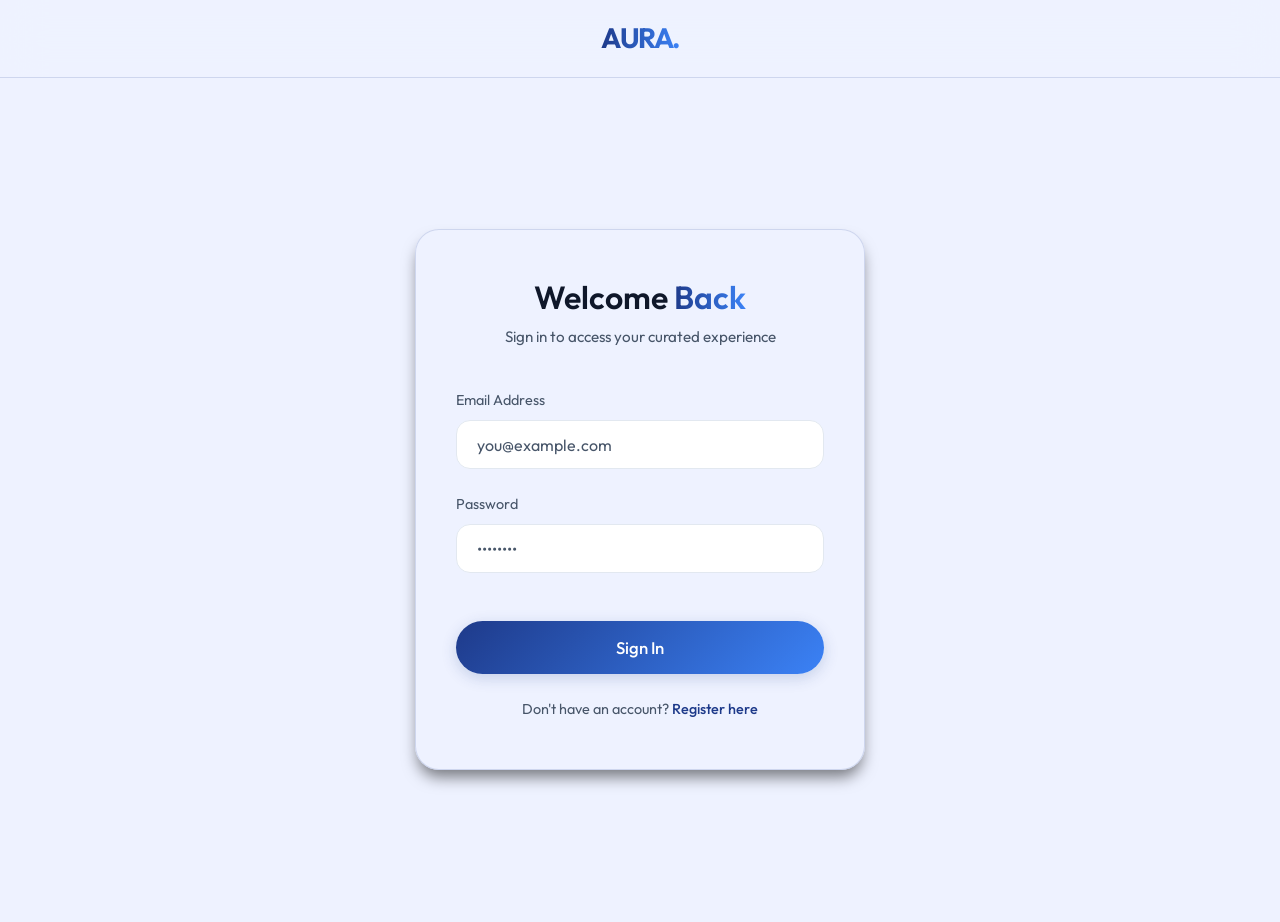
<file: auth.html>
<!DOCTYPE html>
<html lang="en">
<head>
    <meta charset="UTF-8">
    <meta name="viewport" content="width=device-width, initial-scale=1.0">
    <title>Sign In | Aura</title>
    <!-- Google Fonts -->
    <link rel="preconnect" href="https://fonts.googleapis.com">
    <link rel="preconnect" href="https://fonts.gstatic.com" crossorigin>
    <link href="https://fonts.googleapis.com/css2?family=Outfit:wght@300;400;500;600;700;800&display=swap" rel="stylesheet">
    <!-- Styles -->
    <link rel="stylesheet" href="css/globals.css">
    <link rel="stylesheet" href="css/auth.css">
</head>
<body>
    <nav class="navbar" id="main-nav">
        <div class="nav-container" style="justify-content: center;">
            <a href="index.html" class="logo">
                <span class="text-gradient">AURA.</span>
            </a>
        </div>
    </nav>

    <main class="main-content" id="app-root">
       <div class="auth-container animate-fade-in">
           <div class="glass-panel auth-card">
               
               <!-- Login Form -->
               <div id="login-view">
                   <div class="auth-header">
                       <h2>Welcome <span class="text-gradient">Back</span></h2>
                       <p>Sign in to access your curated experience</p>
                   </div>
                   <form id="login-form">
                       <div class="form-group">
                           <label class="form-label">Email Address</label>
                           <input type="email" class="form-input" id="login-email" required placeholder="you@example.com">
                       </div>
                       <div class="form-group">
                           <label class="form-label">Password</label>
                           <input type="password" class="form-input" id="login-password" required placeholder="••••••••">
                       </div>
                       <button type="submit" class="btn btn-primary auth-btn">Sign In</button>
                   </form>
                   <div class="auth-toggle">
                       Don't have an account? <a href="#" id="show-register">Register here</a>
                   </div>
               </div>

               <!-- Register Form -->
               <div id="register-view" style="display: none;">
                   <div class="auth-header">
                       <h2>Create an <span class="text-gradient">Account</span></h2>
                       <p>Join Aura for premium recommendations</p>
                   </div>
                   <form id="register-form">
                       <div class="form-group">
                           <label class="form-label">Full Name</label>
                           <input type="text" class="form-input" id="reg-name" required placeholder="John Doe">
                       </div>
                       <div class="form-group">
                           <label class="form-label">Email Address</label>
                           <input type="email" class="form-input" id="reg-email" required placeholder="you@example.com">
                       </div>
                       <div class="form-group">
                           <label class="form-label">Password</label>
                           <input type="password" class="form-input" id="reg-password" required placeholder="••••••••">
                       </div>
                       <button type="submit" class="btn btn-primary auth-btn">Create Account</button>
                   </form>
                   <div class="auth-toggle">
                       Already have an account? <a href="#" id="show-login">Sign in</a>
                   </div>
               </div>

           </div>
       </div>
    </main>

    <script src="js/app.js?v=3"></script>
    <script src="js/auth.js?v=3"></script>
</body>
</html>
</file>
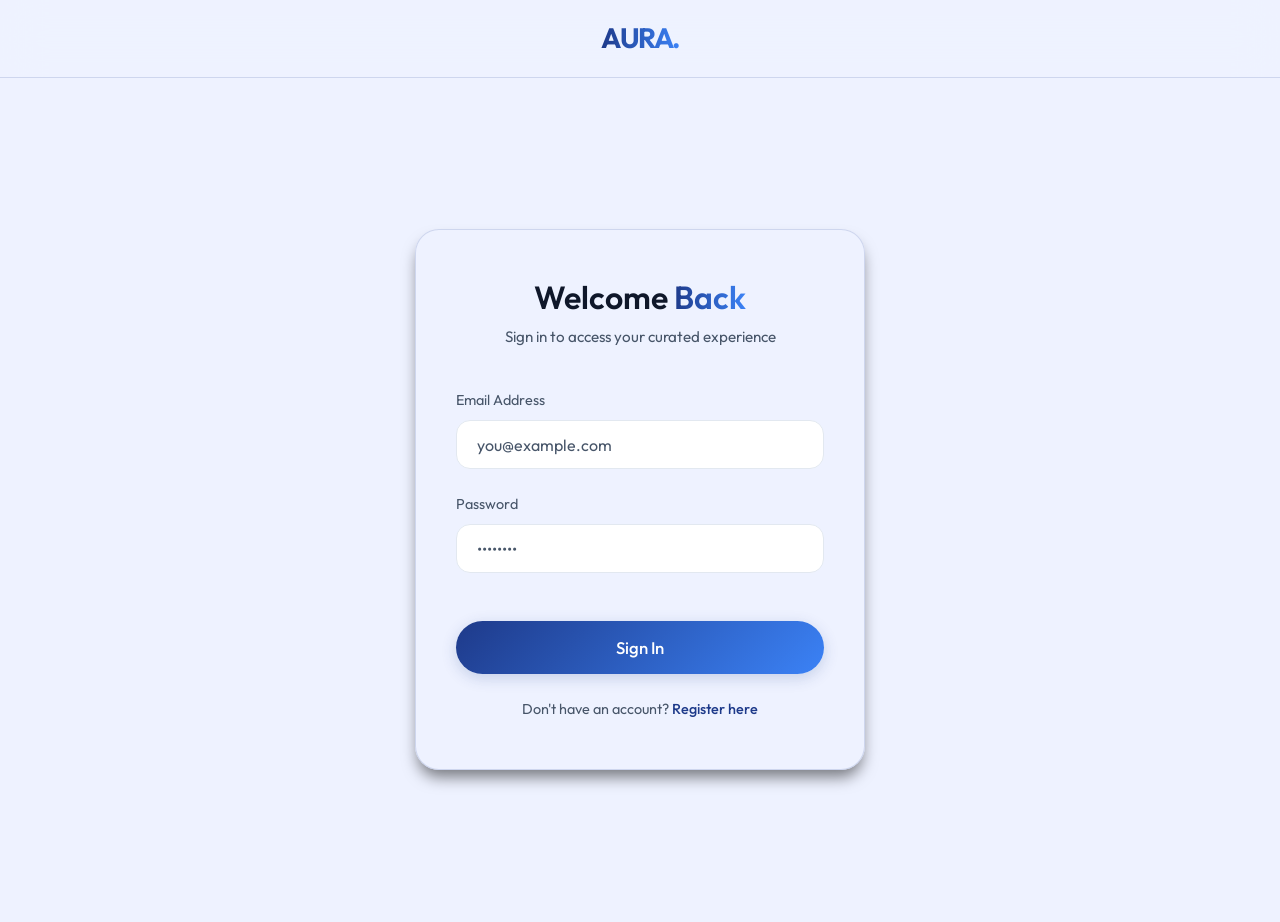
<file: cart.html>
<!DOCTYPE html>
<html lang="en">
<head>
    <meta charset="UTF-8">
    <meta name="viewport" content="width=device-width, initial-scale=1.0">
    <title>Shopping Cart | Aura</title>
    <!-- Google Fonts -->
    <link rel="preconnect" href="https://fonts.googleapis.com">
    <link rel="preconnect" href="https://fonts.gstatic.com" crossorigin>
    <link href="https://fonts.googleapis.com/css2?family=Outfit:wght@300;400;500;600;700;800&display=swap" rel="stylesheet">
    <!-- Styles -->
    <link rel="stylesheet" href="css/globals.css">
    <link rel="stylesheet" href="css/cart.css">
</head>
<body>
    <nav class="navbar" id="main-nav">
        <div class="nav-container">
            <a href="index.html" class="logo">
                <span class="text-gradient">AURA.</span>
            </a>
            
            <div class="nav-links">
                <a href="index.html" class="nav-link">Catalogue</a>
                <a href="tracking.html" class="nav-link">Track Order</a>
                <a href="admin.html" class="nav-link" id="admin-nav-link" style="display: none;">Admin</a>
            </div>
            
            <div class="nav-actions">
                <a href="auth.html" class="btn btn-outline" id="auth-btn">Sign In</a>
                
                <a href="cart.html" class="icon-btn active" aria-label="Shopping Cart">
                    <svg width="20" height="20" viewBox="0 0 24 24" fill="none" stroke="currentColor" stroke-width="2" stroke-linecap="round" stroke-linejoin="round">
                        <circle cx="9" cy="21" r="1"></circle>
                        <circle cx="20" cy="21" r="1"></circle>
                        <path d="M1 1h4l2.68 13.39a2 2 0 0 0 2 1.61h9.72a2 2 0 0 0 2-1.61L23 6H6"></path>
                    </svg>
                    <span class="cart-badge" id="cart-count">0</span>
                </a>
            </div>
        </div>
    </nav>

    <main class="main-content container animate-fade-in" id="app-root">
       <div class="section-header" style="margin-top: 2rem;">
           <h1>Your <span class="text-gradient">Cart</span></h1>
       </div>
       
       <div class="cart-container">
           <!-- Dynamic Iterated Items -->
           <div class="cart-items" id="cart-items-container">
               <!-- Rendered via cart.js -->
           </div>
           
           <!-- Fixed Summary Sidebar -->
           <div class="cart-summary glass-panel">
               <h3 style="margin-bottom: 2rem;">Order Summary</h3>
               <div class="summary-row">
                   <span>Subtotal</span>
                   <span id="summary-subtotal">₹0.00</span>
               </div>
               <div class="summary-row">
                   <span>Estimated Shipping</span>
                   <span id="summary-shipping">₹0.00</span>
               </div>
               <div class="summary-row">
                   <span>Estimated Tax</span>
                   <span id="summary-tax">₹0.00</span>
               </div>
               <div class="summary-row total">
                   <span>Total</span>
                   <span class="text-gradient" id="summary-total">₹0.00</span>
               </div>
               <button class="btn btn-primary checkout-btn" id="checkout-btn" onclick="window.location.href='checkout.html'">Proceed to Checkout</button>
           </div>
       </div>
    </main>

    <script src="js/app.js?v=2"></script>
    <script src="js/cart.js"></script>
</body>
</html>
</file>
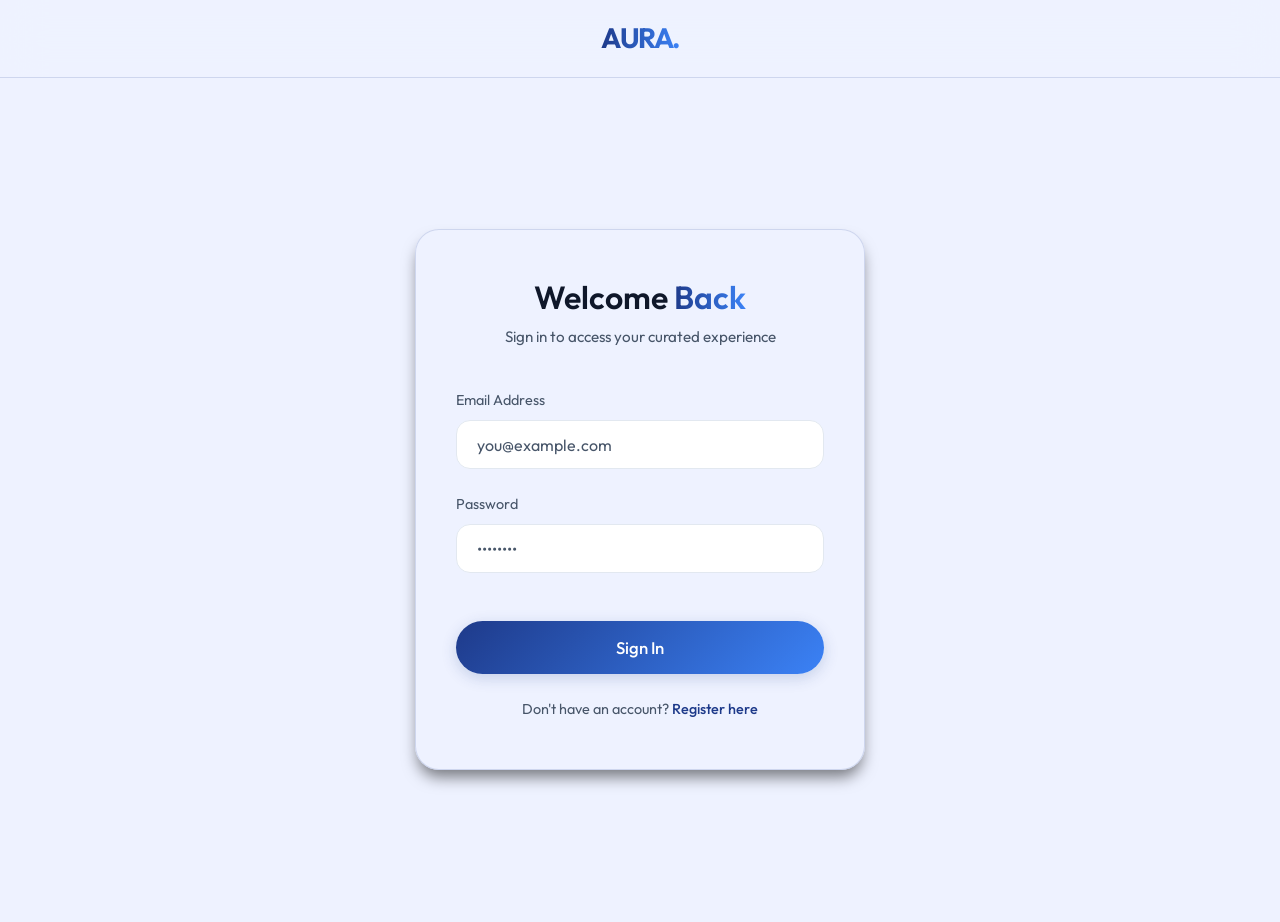
<file: checkout.html>
<!DOCTYPE html>
<html lang="en">
<head>
    <meta charset="UTF-8">
    <meta name="viewport" content="width=device-width, initial-scale=1.0">
    <title>Checkout | Aura</title>
    <!-- Google Fonts -->
    <link rel="preconnect" href="https://fonts.googleapis.com">
    <link rel="preconnect" href="https://fonts.gstatic.com" crossorigin>
    <link href="https://fonts.googleapis.com/css2?family=Outfit:wght@300;400;500;600;700;800&display=swap" rel="stylesheet">
    <!-- Styles -->
    <link rel="stylesheet" href="css/globals.css">
    <link rel="stylesheet" href="css/checkout.css">
</head>
<body>
    <nav class="navbar" id="main-nav">
        <div class="nav-container" style="justify-content: space-between;">
            <a href="index.html" class="logo">
                <span class="text-gradient">AURA.</span> Checkout
            </a>
            <div class="nav-actions">
                <a href="auth.html" class="btn btn-outline" id="auth-btn">Sign In</a>
            </div>
        </div>
    </nav>

    <main class="main-content container animate-fade-in" id="app-root">
       <div class="checkout-container">
           
           <!-- Checkout Form -->
           <div class="checkout-form">
               <form id="checkout-form">
                   
                   <div class="checkout-section glass-panel">
                       <h3>Shipping Address</h3>
                       <div class="form-row">
                            <div class="form-col">
                                <label class="form-label">First Name</label>
                                <input type="text" class="form-input" id="ship-fname" minlength="2" required>
                            </div>
                            <div class="form-col">
                                <label class="form-label">Last Name</label>
                                <input type="text" class="form-input" id="ship-lname" minlength="2" required>
                            </div>
                        </div>
                        <div class="form-row">
                            <div class="form-col">
                                <label class="form-label">Address</label>
                                <input type="text" class="form-input" id="ship-address" minlength="5" required>
                            </div>
                        </div>
                        <div class="form-row">
                            <div class="form-col">
                                <label class="form-label">City</label>
                                <input type="text" class="form-input" id="ship-city" minlength="2" required>
                            </div>
                            <div class="form-col">
                                <label class="form-label">PIN Code</label>
                                <input type="text" class="form-input" id="ship-pin" pattern="[0-9]{6}" maxlength="6" placeholder="e.g. 560001" required>
                            </div>
                        </div>
                   </div>

                   <div class="checkout-section glass-panel">
                       <h3>Payment Method</h3>
                        <div class="payment-methods">
                            <div class="payment-method selected" data-method="card" onclick="selectPayment(this)">
                                <svg width="24" height="24" viewBox="0 0 24 24" fill="none" stroke="currentColor" stroke-width="2"><rect x="1" y="4" width="22" height="16" rx="2" ry="2"></rect><line x1="1" y1="10" x2="23" y2="10"></line></svg>
                                Credit Card
                            </div>
                            <div class="payment-method" data-method="gpay" onclick="selectPayment(this)">
                                <svg width="24" height="24" viewBox="0 0 24 24" fill="none" stroke="currentColor" stroke-width="2"><path d="M12 22s8-4 8-10V5l-8-3-8 3v7c0 6 8 10 8 10z"></path></svg>
                                Google Pay
                            </div>
                            <div class="payment-method" data-method="phonepe" onclick="selectPayment(this)">
                                <svg width="24" height="24" viewBox="0 0 24 24" fill="none" stroke="currentColor" stroke-width="2"><rect x="5" y="2" width="14" height="20" rx="2" ry="2"></rect><line x1="12" y1="18" x2="12.01" y2="18"></line></svg>
                                PhonePe
                            </div>
                        </div>
                       
                        <!-- Card Fields -->
                        <div id="card-fields">
                            <div class="form-row">
                                <div class="form-col">
                                    <label class="form-label">Card Number</label>
                                    <input type="text" class="form-input" id="card-number" placeholder="0000 0000 0000 0000" maxlength="19">
                                </div>
                            </div>
                            <div class="form-row">
                                <div class="form-col">
                                    <label class="form-label">Expiry (MM/YY)</label>
                                    <input type="text" class="form-input" id="card-expiry" placeholder="MM/YY" maxlength="5">
                                </div>
                                <div class="form-col">
                                    <label class="form-label">CVV</label>
                                    <input type="text" class="form-input" id="card-cvv" placeholder="123" maxlength="4">
                                </div>
                            </div>
                        </div>
                        <!-- UPI Fields (hidden by default) -->
                        <div id="upi-fields" style="display:none;">
                            <div class="form-row">
                                <div class="form-col">
                                    <label class="form-label">UPI ID</label>
                                    <input type="text" class="form-input" id="upi-id" placeholder="yourname@upi">
                                </div>
                            </div>
                        </div>
                   </div>

               </form>
           </div>
           
           <!-- Order Summary -->
           <div class="order-summary glass-panel">
               <h3>Order Summary</h3>
               <div id="checkout-items">
                   <!-- Injected via JS -->
               </div>
               
               <div class="summary-divider"></div>
               
               <div class="summary-item">
                   <span class="summary-item-title">Subtotal</span>
                    <span id="chk-subtotal">₹0.00</span>
                </div>
                <div class="summary-item">
                    <span class="summary-item-title">Shipping</span>
                    <span id="chk-shipping">₹0.00</span>
                </div>
                <div class="summary-item">
                    <span class="summary-item-title">Tax (GST)</span>
                    <span id="chk-tax">₹0.00</span>
                </div>
                
                <div class="summary-divider"></div>
                
                <div class="total-row">
                    <span>Total</span>
                    <span class="text-gradient" id="chk-total">₹0.00</span>
               </div>
               
               <button type="submit" form="checkout-form" class="btn btn-primary complete-order-btn" id="submit-order-btn">Pay Now</button>
           </div>
           
       </div>
    </main>

    <!-- Success Modal -->
    <div class="modal-overlay" id="success-modal">
        <div class="modal-content">
            <div class="success-icon">
                <svg viewBox="0 0 24 24" fill="none" stroke="currentColor" stroke-width="3" stroke-linecap="round" stroke-linejoin="round"><polyline points="20 6 9 17 4 12"></polyline></svg>
            </div>
            <h2>Payment <span class="text-gradient">Successful</span></h2>
            <p style="margin: 1rem 0 2rem; color: var(--text-muted);">Thank you for your order! Your tracking number is #<strong id="mock-tracking"></strong>.</p>
            <a href="tracking.html" class="btn btn-primary" style="width: 100%;">My Orders</a>
            <a href="index.html" class="btn btn-outline" style="width: 100%; margin-top: 1rem;">Continue Shopping</a>
        </div>
    </div>

    <script src="js/app.js?v=3"></script>
    <script src="js/checkout.js?v=3"></script>
</body>
</html>
</file>
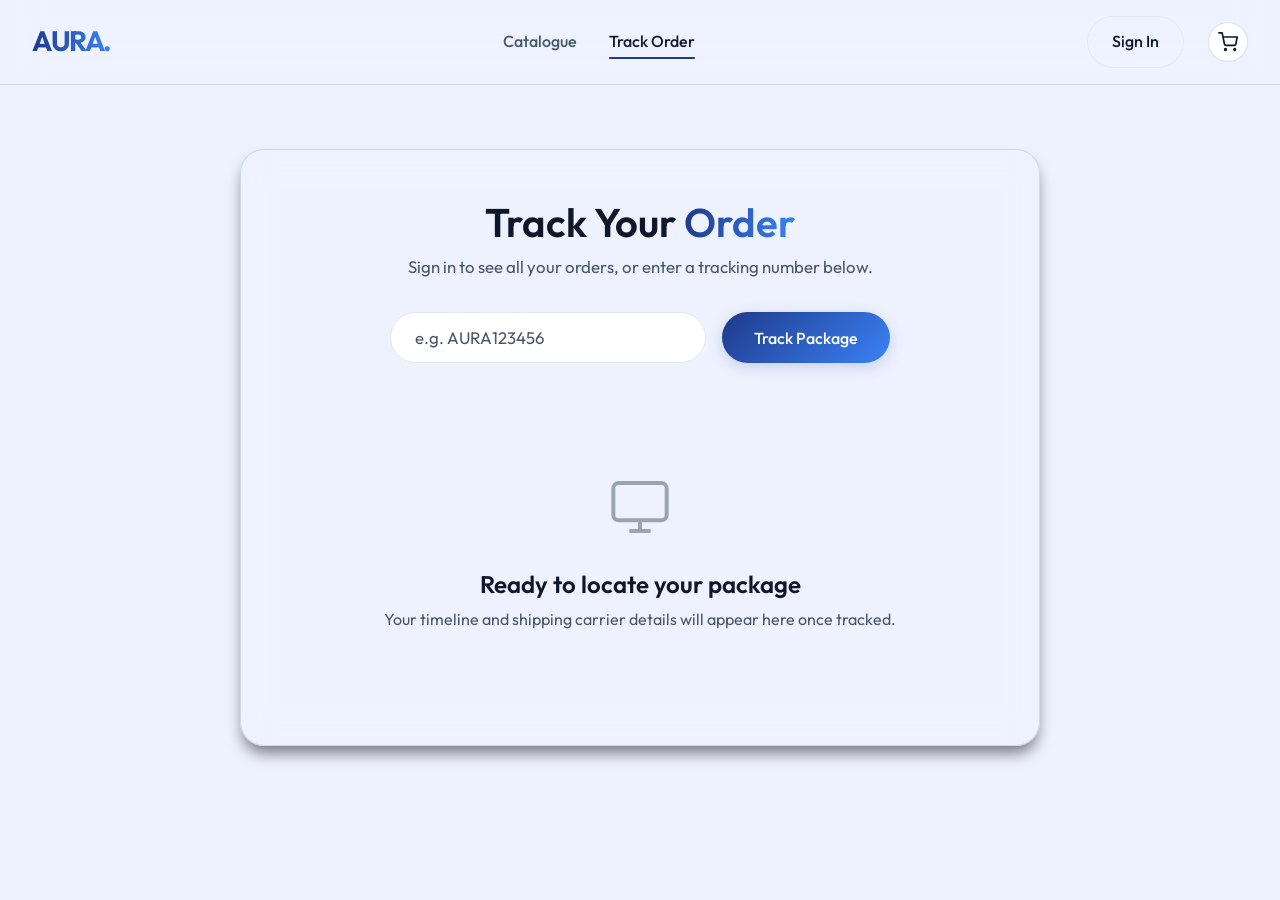
<file: tracking.html>
<!DOCTYPE html>
<html lang="en">
<head>
    <meta charset="UTF-8">
    <meta name="viewport" content="width=device-width, initial-scale=1.0">
    <title>My Orders | Aura</title>
    <!-- Google Fonts -->
    <link rel="preconnect" href="https://fonts.googleapis.com">
    <link rel="preconnect" href="https://fonts.gstatic.com" crossorigin>
    <link href="https://fonts.googleapis.com/css2?family=Outfit:wght@300;400;500;600;700;800&display=swap" rel="stylesheet">
    <!-- Styles -->
    <link rel="stylesheet" href="css/globals.css">
    <link rel="stylesheet" href="css/tracking.css">
</head>
<body>
    <nav class="navbar" id="main-nav">
        <div class="nav-container">
            <a href="index.html" class="logo">
                <span class="text-gradient">AURA.</span>
            </a>
            
            <div class="nav-links">
                <a href="index.html" class="nav-link">Catalogue</a>
                <a href="tracking.html" class="nav-link active">Track Order</a>
                <a href="admin.html" class="nav-link" id="admin-nav-link" style="display: none;">Admin</a>
            </div>
            
            <div class="nav-actions">
                <a href="auth.html" class="btn btn-outline" id="auth-btn">Sign In</a>
                
                <a href="cart.html" class="icon-btn" aria-label="Shopping Cart">
                    <svg width="20" height="20" viewBox="0 0 24 24" fill="none" stroke="currentColor" stroke-width="2" stroke-linecap="round" stroke-linejoin="round">
                        <circle cx="9" cy="21" r="1"></circle>
                        <circle cx="20" cy="21" r="1"></circle>
                        <path d="M1 1h4l2.68 13.39a2 2 0 0 0 2 1.61h9.72a2 2 0 0 0 2-1.61L23 6H6"></path>
                    </svg>
                    <span class="cart-badge" id="cart-count">0</span>
                </a>
            </div>
        </div>
    </nav>

    <main class="main-content container animate-fade-in" id="app-root">
        <!-- My Orders List (shown when logged in) -->
        <div id="my-orders-section" style="display: none;">
            <div class="orders-page-header">
                <div>
                    <h2>My <span class="text-gradient">Orders</span></h2>
                    <p style="color: var(--text-muted); margin-top: 0.5rem;">Track all your purchases and delivery updates in one place.</p>
                </div>
            </div>

            <!-- Order Cards Container -->
            <div id="my-orders-list">
                <!-- Injected via tracking.js -->
            </div>
        </div>

        <!-- Track by ID (shown when NOT logged in, or as a fallback) -->
        <div id="track-by-id-section">
            <div class="glass-panel tracking-container">
                <div class="tracking-header">
                    <h2>Track Your <span class="text-gradient">Order</span></h2>
                    <p style="color: var(--text-muted); margin-top: 0.5rem; font-size: 1.05rem;">Sign in to see all your orders, or enter a tracking number below.</p>
                    
                    <form id="tracking-form" class="search-box">
                        <input type="text" id="tracking-input" class="search-input" placeholder="e.g. AURA123456" required>
                        <button type="submit" class="btn btn-primary btn-track" style="padding: 0 2rem;">Track Package</button>
                    </form>
                </div>
                
                <!-- Tracking Result Container -->
                <div id="tracking-result" class="tracking-result">
                    <!-- Injected via tracking.js -->
                </div>

                <!-- Initial Empty State -->
                <div id="empty-state" style="text-align: center; padding: 4rem 0; color: var(--text-muted);">
                    <svg width="64" height="64" viewBox="0 0 24 24" fill="none" stroke="currentColor" stroke-width="1.5" style="margin-bottom: 1.5rem; opacity: 0.5;">
                        <rect x="2" y="3" width="20" height="14" rx="2" ry="2"></rect>
                        <line x1="8" y1="21" x2="16" y2="21"></line>
                        <line x1="12" y1="17" x2="12" y2="21"></line>
                    </svg>
                    <h3 style="margin-bottom: 0.5rem; font-size: 1.5rem; color: var(--text-main);">Ready to locate your package</h3>
                    <p>Your timeline and shipping carrier details will appear here once tracked.</p>
                </div>
            </div>
        </div>

        <!-- Order Detail Modal Overlay -->
        <div class="order-detail-overlay" id="order-detail-overlay" style="display: none;">
            <div class="order-detail-card">
                <div class="order-detail-header">
                    <h3 id="detail-title">Order Details</h3>
                    <button class="modal-close-btn" id="detail-close-btn" aria-label="Close">
                        <svg width="20" height="20" viewBox="0 0 24 24" fill="none" stroke="currentColor" stroke-width="2"><line x1="18" y1="6" x2="6" y2="18"></line><line x1="6" y1="6" x2="18" y2="18"></line></svg>
                    </button>
                </div>
                <div id="detail-content">
                    <!-- Injected via JS -->
                </div>
            </div>
        </div>
    </main>

    <script src="js/app.js?v=2"></script>
    <script src="js/tracking.js"></script>
</body>
</html>
</file>
<file: css/globals.css>
:root {
  /* Color Palette - White and Navy Blue Theme */
  --primary: #1e3a8a; /* Deep Navy Blue */
  --primary-hover: #1e40af;
  --primary-glow: rgba(30, 58, 138, 0.2);
  --secondary: #3b82f6; /* Bright Blue for accents/gradients */
  --secondary-glow: rgba(59, 130, 246, 0.2);
  --background: #eef2ff; /* Light Navy Blue / Soft Indigo */
  --surface: #ffffff; /* Crisp white for cards/panels */
  --surface-hover: #f8fafc;
  --text-main: #0f172a; /* Very dark slate for primary text */
  --text-muted: #475569; /* Slate for secondary text */
  --border: #e2e8f0; /* Light border */
  
  /* Glassmorphism */
  --glass-bg: rgba(238, 242, 255, 0.85); /* Matched to background */
  --glass-border: rgba(30, 58, 138, 0.15);
  
  /* Effects */
  --shadow-sm: 0 4px 6px -1px rgba(0, 0, 0, 0.3);
  --shadow-md: 0 10px 15px -3px rgba(0, 0, 0, 0.5);
  --shadow-glow: 0 0 20px var(--primary-glow);
  --radius-sm: 8px;
  --radius-md: 14px;
  --radius-lg: 24px;
  --radius-full: 9999px;
  
  /* Animations */
  --transition: all 0.3s cubic-bezier(0.4, 0, 0.2, 1);
  --transition-slow: all 0.5s cubic-bezier(0.4, 0, 0.2, 1);
  --transition-bounce: all 0.4s cubic-bezier(0.34, 1.56, 0.64, 1);
}

/* =========================================================================
   Reset & Base Styles
   ========================================================================= */
* {
  margin: 0;
  padding: 0;
  box-sizing: border-box;
}

html {
  scroll-behavior: smooth;
}

body {
  font-family: 'Outfit', sans-serif;
  background-color: var(--background);
  color: var(--text-main);
  line-height: 1.6;
  -webkit-font-smoothing: antialiased;
  -moz-osx-font-smoothing: grayscale;
  min-height: 100vh;
  display: flex;
  flex-direction: column;
}

/* Selection */
::selection {
  background-color: var(--primary);
  color: #fff;
}

/* =========================================================================
   Typography
   ========================================================================= */
h1, h2, h3, h4, h5, h6 {
  font-weight: 600;
  line-height: 1.2;
}

h1 { font-size: 3.5rem; letter-spacing: -0.02em; }
h2 { font-size: 2.5rem; }
h3 { font-size: 1.75rem; }
p { color: var(--text-muted); }

a {
  color: inherit;
  text-decoration: none;
  transition: var(--transition);
}

button {
  font-family: inherit;
  border: none;
  background: none;
  cursor: pointer;
  transition: var(--transition);
}

/* =========================================================================
   Layout & Utilities
   ========================================================================= */
.container {
  width: 100%;
  max-width: 1280px;
  margin: 0 auto;
  padding: 0 2rem;
}

.main-content {
  flex-grow: 1;
  padding: 2rem 0;
}

/* Text Gradient Utilities */
.text-gradient {
  background: linear-gradient(to right, var(--primary), var(--secondary));
  -webkit-background-clip: text;
  background-clip: text;
  color: transparent;
  display: inline-block;
}

/* Glass panel */
.glass-panel {
  background: var(--glass-bg);
  backdrop-filter: blur(16px);
  -webkit-backdrop-filter: blur(16px);
  border: 1px solid var(--glass-border);
  border-radius: var(--radius-lg);
  box-shadow: var(--shadow-md);
}

/* Buttons */
.btn {
  display: inline-flex;
  align-items: center;
  justify-content: center;
  padding: 0.75rem 1.5rem;
  font-size: 1rem;
  font-weight: 500;
  border-radius: var(--radius-full);
  gap: 0.5rem;
}

.btn-primary {
  background: linear-gradient(135deg, var(--primary), var(--secondary));
  color: #ffffff;
  box-shadow: 0 4px 15px var(--primary-glow);
}

.btn-primary:hover {
  transform: translateY(-2px);
  box-shadow: 0 8px 25px var(--primary-glow);
  filter: brightness(1.1);
}

.btn-outline {
  border: 1px solid var(--border);
  background: transparent;
  color: var(--text-main);
}

.btn-outline:hover {
  border-color: var(--primary);
  background: var(--primary-glow);
}

/* =========================================================================
   Navigation Bar
   ========================================================================= */
.navbar {
  position: sticky;
  top: 0;
  z-index: 100;
  background: var(--glass-bg);
  backdrop-filter: blur(20px);
  -webkit-backdrop-filter: blur(20px);
  border-bottom: 1px solid var(--glass-border);
  padding: 1rem 0;
  transition: var(--transition);
}

.nav-container {
  display: flex;
  justify-content: space-between;
  align-items: center;
  max-width: 1280px;
  margin: 0 auto;
  padding: 0 2rem;
}

.logo {
  font-size: 1.75rem;
  font-weight: 700;
  letter-spacing: -0.05em;
  display: flex;
  align-items: center;
  gap: 0.5rem;
}

.nav-links {
  display: flex;
  gap: 2rem;
  align-items: center;
}

.nav-link {
  font-weight: 500;
  color: var(--text-muted);
  position: relative;
}

.nav-link:hover, .nav-link.active {
  color: var(--text-main);
}

.nav-link::after {
  content: '';
  position: absolute;
  bottom: -4px;
  left: 0;
  width: 0%;
  height: 2px;
  background: var(--primary);
  transition: var(--transition);
  border-radius: 2px;
}

.nav-link:hover::after, .nav-link.active::after {
  width: 100%;
}

.nav-actions {
  display: flex;
  align-items: center;
  gap: 1.5rem;
}

.icon-btn {
  color: var(--text-main);
  font-size: 1.25rem;
  position: relative;
  display: flex;
  align-items: center;
  justify-content: center;
  width: 40px;
  height: 40px;
  border-radius: 50%;
  background: var(--surface);
  border: 1px solid var(--glass-border);
}

.icon-btn:hover {
  background: var(--surface-hover);
  transform: scale(1.05);
  box-shadow: 0 0 15px var(--primary-glow);
  border-color: var(--primary);
}

.cart-badge {
  position: absolute;
  top: -5px;
  right: -5px;
  background: var(--primary);
  color: white;
  font-size: 0.7rem;
  font-weight: 700;
  width: 18px;
  height: 18px;
  display: flex;
  align-items: center;
  justify-content: center;
  border-radius: 50%;
  box-shadow: 0 2px 5px rgba(0,0,0,0.5);
}

/* =========================================================================
   Animations
   ========================================================================= */
@keyframes fadeIn {
  from { opacity: 0; transform: translateY(10px); }
  to { opacity: 1; transform: translateY(0); }
}

.animate-fade-in {
  animation: fadeIn 0.6s cubic-bezier(0.16, 1, 0.3, 1) forwards;
}
</file>
<file: css/auth.css>
/* auth.css */
.auth-container {
    display: flex;
    align-items: center;
    justify-content: center;
    min-height: calc(100vh - 120px); /* account for nav padding */
    padding: 2rem;
}

.auth-card {
    width: 100%;
    max-width: 450px;
    padding: 3rem 2.5rem;
}

.auth-header {
    text-align: center;
    margin-bottom: 2.5rem;
}

.auth-header h2 {
    font-size: 2rem;
}

.auth-header p {
    margin-top: 0.5rem;
    font-size: 0.95rem;
}

.form-group {
    margin-bottom: 1.5rem;
}

.form-label {
    display: block;
    margin-bottom: 0.5rem;
    font-size: 0.9rem;
    color: var(--text-muted);
}

.form-input {
    width: 100%;
    background: var(--surface);
    border: 1px solid var(--border);
    color: var(--text-main);
    padding: 0.85rem 1.25rem;
    border-radius: var(--radius-md);
    font-family: inherit;
    font-size: 1rem;
    transition: var(--transition);
}

.form-input::placeholder {
    color: #475569;
}

.form-input:focus {
    outline: none;
    border-color: var(--primary);
    box-shadow: 0 0 10px var(--primary-glow);
    background: var(--surface-hover);
}

.auth-btn {
    width: 100%;
    margin-top: 1.5rem;
    padding: 1rem;
    font-size: 1.05rem;
}

.auth-toggle {
    text-align: center;
    margin-top: 1.5rem;
    font-size: 0.9rem;
    color: var(--text-muted);
}

.auth-toggle a {
    color: var(--primary);
    font-weight: 500;
}

.auth-toggle a:hover {
    text-decoration: underline;
}
</file>
<file: css/cart.css>
/* cart.css */
.cart-container {
    padding: 2rem 0;
    display: grid;
    grid-template-columns: 2fr 1fr;
    gap: 3rem;
    align-items: start;
}

.cart-items {
    display: flex;
    flex-direction: column;
    gap: 1.5rem;
}

.cart-item {
    display: flex;
    gap: 1.5rem;
    padding: 1.5rem;
    align-items: center;
    transition: transform 0.2s;
}

.cart-item-img {
    width: 100px;
    height: 100px;
    object-fit: cover;
    border-radius: var(--radius-sm);
    background: #fff;
}

.cart-item-details {
    flex-grow: 1;
}

.cart-item-title {
    font-size: 1.15rem;
    font-weight: 600;
    margin-bottom: 0.25rem;
}

.cart-item-price {
    font-weight: 700;
    color: var(--primary);
    margin-bottom: 0.75rem;
}

.cart-item-actions {
    display: flex;
    align-items: center;
    gap: 1.5rem;
}

.quantity-controls {
    display: inline-flex;
    align-items: center;
    background: var(--surface);
    border-radius: var(--radius-full);
    border: 1px solid var(--border);
    overflow: hidden;
}

.quantity-btn {
    padding: 0.35rem 0.85rem;
    color: var(--text-main);
    font-size: 1.2rem;
    background: transparent;
}

.quantity-btn:hover {
    background: var(--surface-hover);
    color: var(--primary);
}

.quantity-display {
    padding: 0 0.5rem;
    font-weight: 500;
    min-width: 2ch;
    text-align: center;
}

.remove-btn {
    color: #ef4444;
    font-size: 0.9rem;
    font-weight: 500;
}

.remove-btn:hover {
    text-decoration: underline;
    color: #f87171;
}

.cart-item-total {
    font-size: 1.25rem;
    font-weight: 700;
    min-width: 100px;
    text-align: right;
}

.cart-summary {
    padding: 2rem;
    position: sticky;
    top: 100px; /* Accounts for navbar */
}

.summary-row {
    display: flex;
    justify-content: space-between;
    margin-bottom: 1rem;
    color: var(--text-muted);
    font-size: 1.05rem;
}

.summary-row.total {
    color: var(--text-main);
    font-size: 1.5rem;
    font-weight: 700;
    border-top: 1px solid var(--glass-border);
    padding-top: 1.5rem;
    margin-top: 1.5rem;
}

.checkout-btn {
    width: 100%;
    margin-top: 2rem;
    padding: 1.1rem;
    font-size: 1.1rem;
}

.checkout-btn:disabled {
    opacity: 0.5;
    cursor: not-allowed;
    background: var(--surface-hover);
    box-shadow: none;
    color: var(--text-muted);
}

.empty-cart-message {
    text-align: center;
    padding: 5rem 2rem;
    display: flex;
    flex-direction: column;
    align-items: center;
    justify-content: center;
}

@media (max-width: 768px) {
    .cart-container {
        grid-template-columns: 1fr;
    }
    
    .cart-item {
        flex-direction: column;
        align-items: stretch;
    }
    
    .cart-item-img {
        width: 100%;
        height: 200px;
    }
    
    .cart-item-total {
        text-align: left;
        margin-top: 1rem;
    }
}
</file>
<file: css/checkout.css>
/* checkout.css */
.checkout-container {
    padding: 2rem 0;
    display: grid;
    grid-template-columns: 1.6fr 1fr;
    gap: 3rem;
    align-items: start;
}

.checkout-section {
    margin-bottom: 2rem;
    padding: 2.5rem;
}

.checkout-section h3 {
    margin-bottom: 1.5rem;
    font-size: 1.25rem;
    padding-bottom: 0.75rem;
    border-bottom: 1px solid var(--glass-border);
}

.form-row {
    display: flex;
    gap: 1.5rem;
    margin-bottom: 1.25rem;
}

.form-col {
    flex: 1;
}

.form-label {
    display: block;
    margin-bottom: 0.5rem;
    font-size: 0.9rem;
    color: var(--text-muted);
}

.form-input {
    width: 100%;
    background: var(--surface);
    border: 1px solid var(--border);
    color: var(--text-main);
    padding: 0.85rem 1.25rem;
    border-radius: var(--radius-md);
    font-family: inherit;
    font-size: 1rem;
    transition: var(--transition);
}

.form-input::placeholder {
    color: #475569;
}

.form-input:focus {
    outline: none;
    border-color: var(--primary);
    box-shadow: 0 0 10px var(--primary-glow);
}

.payment-methods {
    display: grid;
    grid-template-columns: 1fr 1fr;
    gap: 1rem;
    margin-bottom: 1.5rem;
}

.payment-method {
    border: 2px solid var(--border);
    border-radius: var(--radius-md);
    padding: 1.25rem;
    cursor: pointer;
    display: flex;
    align-items: center;
    gap: 1rem;
    background: var(--surface);
    transition: var(--transition);
    font-weight: 500;
}

.payment-method:hover {
    border-color: var(--primary-hover);
}

.payment-method.selected {
    border-color: var(--primary);
    background: rgba(139, 92, 246, 0.1);
    box-shadow: 0 0 15px var(--primary-glow);
}

.order-summary {
    padding: 2.5rem;
    position: sticky;
    top: 100px;
}

.order-summary h3 {
    margin-bottom: 1.5rem;
    font-size: 1.25rem;
}

.summary-item {
    display: flex;
    justify-content: space-between;
    margin-bottom: 1rem;
    font-size: 0.95rem;
    align-items: center;
}

.summary-item-title {
    color: var(--text-muted);
    max-width: 220px;
    white-space: nowrap;
    overflow: hidden;
    text-overflow: ellipsis;
}

.summary-divider {
    height: 1px;
    background: var(--glass-border);
    margin: 1.5rem 0;
}

.total-row {
    display: flex;
    justify-content: space-between;
    font-size: 1.25rem;
    font-weight: 700;
    margin-bottom: 2rem;
}

.complete-order-btn {
    width: 100%;
    padding: 1.1rem;
    font-size: 1.1rem;
}

/* Modal */
.modal-overlay {
    position: fixed;
    top: 0;
    left: 0;
    right: 0;
    bottom: 0;
    background: rgba(0,0,0,0.85);
    backdrop-filter: blur(8px);
    display: none;
    align-items: center;
    justify-content: center;
    z-index: 1000;
}

.modal-content {
    background: var(--surface);
    padding: 4rem 3rem;
    border-radius: var(--radius-lg);
    border: 1px solid var(--glass-border);
    text-align: center;
    max-width: 500px;
    width: 90%;
    box-shadow: 0 25px 50px -12px rgba(0, 0, 0, 0.5);
    animation: scaleIn 0.4s cubic-bezier(0.175, 0.885, 0.32, 1.275) forwards;
}

@keyframes scaleIn {
    from { transform: scale(0.85); opacity: 0; }
    to { transform: scale(1); opacity: 1; }
}

.success-icon {
    width: 80px;
    height: 80px;
    background: linear-gradient(135deg, #10b981, #059669);
    color: white;
    border-radius: 50%;
    display: flex;
    align-items: center;
    justify-content: center;
    margin: 0 auto 2rem;
    box-shadow: 0 0 30px rgba(16, 185, 129, 0.4);
}

.success-icon svg {
    width: 40px;
    height: 40px;
}

@media (max-width: 850px) {
    .checkout-container {
        grid-template-columns: 1fr;
    }
}
</file>
<file: css/tracking.css>
/* tracking.css */

/* =========================================================================
   Page Header
   ========================================================================= */
.orders-page-header {
    margin-bottom: 2.5rem;
}

/* =========================================================================
   Order Cards
   ========================================================================= */
.order-card {
    background: var(--glass-bg);
    border: 1px solid var(--glass-border);
    border-radius: var(--radius-lg);
    padding: 0;
    margin-bottom: 1.25rem;
    transition: var(--transition);
    overflow: hidden;
}

.order-card:hover {
    border-color: var(--primary);
    box-shadow: 0 8px 25px rgba(0, 0, 0, 0.3);
    transform: translateY(-2px);
}

.order-card-top {
    display: flex;
    justify-content: space-between;
    align-items: center;
    padding: 1.25rem 1.75rem;
    background: var(--surface);
    border-bottom: 1px solid var(--glass-border);
}

.order-card-id {
    display: flex;
    align-items: center;
    gap: 0.6rem;
    font-family: monospace;
    font-size: 1.05rem;
    font-weight: 600;
    color: var(--text-main);
}

.order-card-body {
    display: grid;
    grid-template-columns: 1fr 1fr 2fr;
    gap: 1.5rem;
    padding: 1.5rem 1.75rem;
    align-items: center;
}

.order-card-detail {
    display: flex;
    flex-direction: column;
    gap: 0.35rem;
}

.detail-label {
    font-size: 0.78rem;
    text-transform: uppercase;
    letter-spacing: 0.08em;
    color: var(--text-muted);
    font-weight: 600;
}

.detail-value {
    font-size: 1rem;
    color: var(--text-main);
    font-weight: 500;
}

/* Progress Bar */
.order-progress-bar {
    width: 100%;
    height: 6px;
    background: var(--border);
    border-radius: var(--radius-full);
    overflow: hidden;
    margin-top: 0.25rem;
}

.order-progress-fill {
    height: 100%;
    border-radius: var(--radius-full);
    transition: width 0.6s cubic-bezier(0.16, 1, 0.3, 1);
}

.order-progress-fill.st-pending    { background: #f59e0b; width: 15%; }
.order-progress-fill.st-processing { background: #a78bfa; }
.order-progress-fill.st-transit    { background: #0ea5e9; }
.order-progress-fill.st-delivered  { background: #10b981; }
.order-progress-fill.st-cancelled  { background: #ef4444; }

.order-card-footer {
    padding: 1rem 1.75rem;
    border-top: 1px solid var(--glass-border);
    display: flex;
    justify-content: flex-end;
}

.btn-sm {
    padding: 0.5rem 1rem;
    font-size: 0.85rem;
    gap: 0.4rem;
}

/* =========================================================================
   Status Pills
   ========================================================================= */
.order-status-pill {
    padding: 0.35rem 0.85rem;
    border-radius: var(--radius-full);
    font-size: 0.78rem;
    font-weight: 600;
    text-transform: uppercase;
    letter-spacing: 0.05em;
}

.st-pending {
    background: rgba(245, 158, 11, 0.12);
    color: #f59e0b;
    border: 1px solid rgba(245, 158, 11, 0.25);
}

.st-processing {
    background: rgba(167, 139, 250, 0.12);
    color: #a78bfa;
    border: 1px solid rgba(167, 139, 250, 0.25);
}

.st-transit {
    background: rgba(14, 165, 233, 0.12);
    color: #0ea5e9;
    border: 1px solid rgba(14, 165, 233, 0.25);
}

.st-delivered {
    background: rgba(16, 185, 129, 0.12);
    color: #10b981;
    border: 1px solid rgba(16, 185, 129, 0.25);
}

.st-cancelled {
    background: rgba(239, 68, 68, 0.12);
    color: #ef4444;
    border: 1px solid rgba(239, 68, 68, 0.25);
}

/* =========================================================================
   Empty State
   ========================================================================= */
.empty-orders {
    text-align: center;
    padding: 5rem 2rem;
    background: var(--glass-bg);
    border: 1px solid var(--glass-border);
    border-radius: var(--radius-lg);
}

.empty-orders h3 {
    color: var(--text-main);
    margin-bottom: 0.5rem;
    font-size: 1.4rem;
}

.empty-orders p {
    color: var(--text-muted);
    max-width: 400px;
    margin: 0 auto;
}

/* =========================================================================
   Order Detail Modal
   ========================================================================= */
.order-detail-overlay {
    position: fixed;
    inset: 0;
    z-index: 500;
    background: rgba(0, 0, 0, 0.6);
    backdrop-filter: blur(6px);
    -webkit-backdrop-filter: blur(6px);
    display: flex;
    align-items: center;
    justify-content: center;
    opacity: 0;
    transition: opacity 0.3s ease;
}

.order-detail-overlay.active {
    opacity: 1;
}

.order-detail-card {
    background: var(--surface);
    border: 1px solid var(--border);
    border-radius: var(--radius-lg);
    width: 100%;
    max-width: 580px;
    max-height: 85vh;
    overflow-y: auto;
    box-shadow: 0 25px 60px rgba(0, 0, 0, 0.5);
    transform: translateY(20px) scale(0.97);
    transition: transform 0.3s cubic-bezier(0.16, 1, 0.3, 1), opacity 0.3s ease;
    opacity: 0;
}

.order-detail-overlay.active .order-detail-card {
    transform: translateY(0) scale(1);
    opacity: 1;
}

.order-detail-header {
    display: flex;
    justify-content: space-between;
    align-items: center;
    padding: 1.5rem 2rem;
    border-bottom: 1px solid var(--border);
    position: sticky;
    top: 0;
    background: var(--surface);
    z-index: 1;
}

.order-detail-header h3 {
    font-size: 1.2rem;
    font-family: monospace;
    color: var(--text-main);
}

.modal-close-btn {
    width: 36px;
    height: 36px;
    display: flex;
    align-items: center;
    justify-content: center;
    border-radius: 50%;
    color: var(--text-muted);
    background: transparent;
    border: 1px solid var(--border);
    cursor: pointer;
    transition: var(--transition);
}

.modal-close-btn:hover {
    background: rgba(239, 68, 68, 0.1);
    border-color: #ef4444;
    color: #ef4444;
}

#detail-content {
    padding: 2rem;
}

.detail-summary {
    margin-bottom: 2rem;
    padding-bottom: 1.5rem;
    border-bottom: 1px solid var(--glass-border);
}

.detail-row {
    display: flex;
    justify-content: space-between;
    align-items: center;
    padding: 0.6rem 0;
}

.detail-row .detail-label {
    font-size: 0.85rem;
}

.detail-row .detail-value {
    font-size: 0.95rem;
}

/* =========================================================================
   Timeline (reused in both modal and guest search)
   ========================================================================= */
.timeline {
    position: relative;
    padding-left: 2.5rem;
}

.timeline::before {
    content: '';
    position: absolute;
    left: 9px;
    top: 0;
    bottom: 0;
    width: 2px;
    background: var(--border);
    border-radius: 2px;
}

.timeline-item {
    position: relative;
    margin-bottom: 2.5rem;
}

.timeline-item:last-child {
    margin-bottom: 0;
}

.timeline-dot {
    position: absolute;
    left: -2.5rem;
    width: 20px;
    height: 20px;
    border-radius: 50%;
    background: var(--surface);
    border: 2px solid var(--border);
    z-index: 2;
    transition: var(--transition);
}

.timeline-item.completed .timeline-dot {
    background: var(--primary);
    border-color: var(--primary);
    box-shadow: 0 0 15px var(--primary-glow);
}

.timeline-item.completed::after {
    content: '';
    position: absolute;
    left: -2.5rem;
    top: 20px;
    bottom: -2.5rem;
    width: 2px;
    background: var(--primary);
    transform: translateX(9px);
    box-shadow: 0 0 10px var(--primary-glow);
}

.timeline-item.completed:last-of-type::after {
    background: linear-gradient(to bottom, var(--primary), var(--border));
    box-shadow: none;
}

.timeline-item:last-child::after {
    display: none;
}

.timeline-date {
    font-size: 0.85rem;
    color: var(--primary);
    font-weight: 600;
    margin-bottom: 0.25rem;
    letter-spacing: 0.05em;
    text-transform: uppercase;
}

.timeline-content h4 {
    margin-bottom: 0.35rem;
    color: var(--text-main);
    font-size: 1.15rem;
}

.timeline-content p {
    font-size: 0.95rem;
    color: var(--text-muted);
}

/* =========================================================================
   Guest Search (Track by ID)
   ========================================================================= */
.tracking-container {
    max-width: 800px;
    margin: 2rem auto;
    padding: 3rem;
}

.tracking-header {
    text-align: center;
    margin-bottom: 3rem;
}

.search-box {
    display: flex;
    max-width: 500px;
    margin: 2rem auto 0;
    gap: 1rem;
}

.search-input {
    flex: 1;
    background: var(--surface);
    border: 1px solid var(--border);
    color: var(--text-main);
    padding: 0.85rem 1.5rem;
    border-radius: var(--radius-full);
    font-size: 1.05rem;
    outline: none;
    transition: var(--transition);
    font-family: inherit;
}

.search-input:focus {
    border-color: var(--primary);
    box-shadow: 0 0 15px var(--primary-glow);
    background: var(--surface-hover);
}

.search-input::placeholder {
    color: #475569;
}

.tracking-result {
    display: none;
    animation: fadeIn 0.5s ease;
}

.order-info {
    display: flex;
    justify-content: space-between;
    align-items: center;
    padding-bottom: 2rem;
    border-bottom: 1px solid var(--glass-border);
    margin-bottom: 3rem;
}

.status-badge {
    background: rgba(16, 185, 129, 0.1);
    color: #10b981;
    padding: 0.5rem 1.25rem;
    border-radius: var(--radius-full);
    font-weight: 600;
    font-size: 0.95rem;
    border: 1px solid rgba(16, 185, 129, 0.2);
    box-shadow: 0 0 15px rgba(16, 185, 129, 0.15);
}

/* =========================================================================
   Responsive
   ========================================================================= */
@media (max-width: 700px) {
    .order-card-body {
        grid-template-columns: 1fr 1fr;
        gap: 1rem;
    }

    .order-card-body .order-card-detail:last-child {
        grid-column: 1 / -1;
    }
}

@media (max-width: 600px) {
    .tracking-container {
        padding: 2rem 1.5rem;
    }
    
    .search-box {
        flex-direction: column;
    }
    
    .search-box .btn {
        width: 100%;
        padding: 1rem;
    }

    .order-card-top {
        flex-direction: column;
        align-items: flex-start;
        gap: 0.75rem;
    }

    .order-detail-card {
        max-width: 95vw;
        margin: 1rem;
    }
}
</file>
